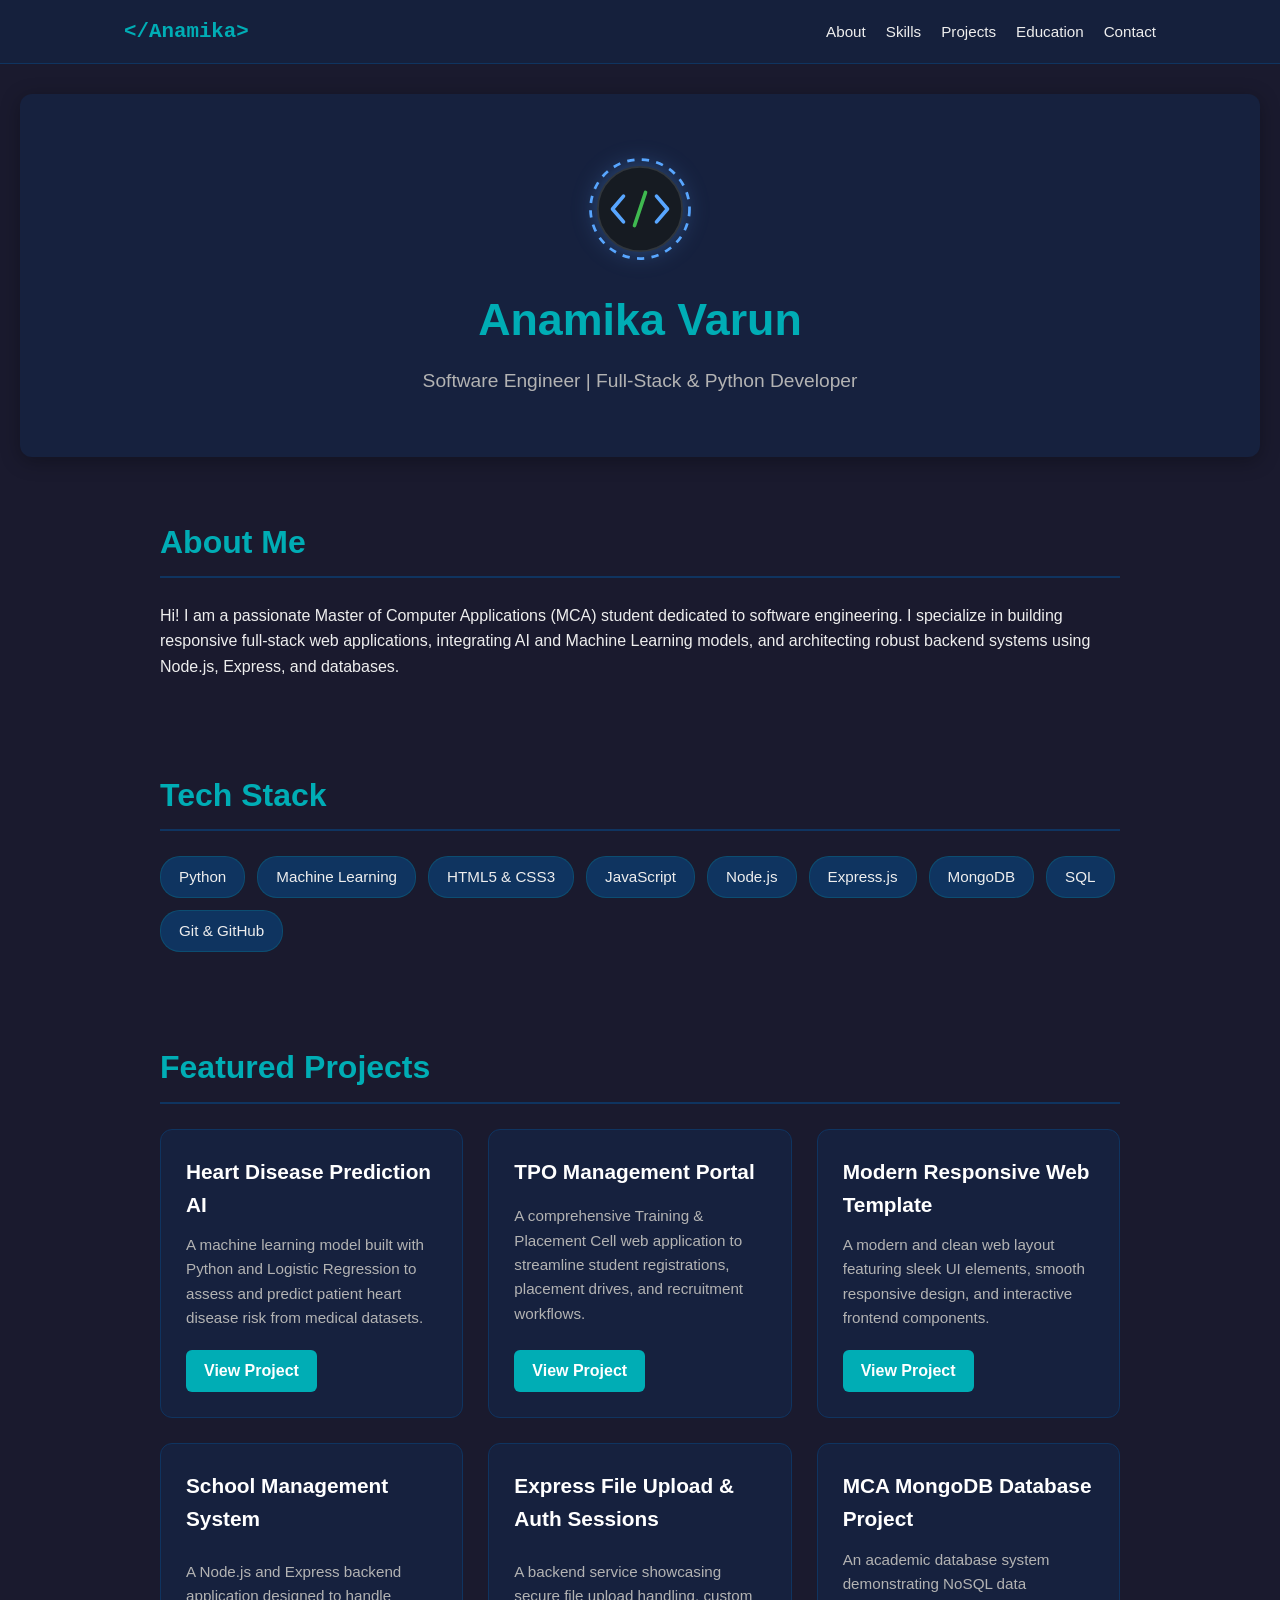
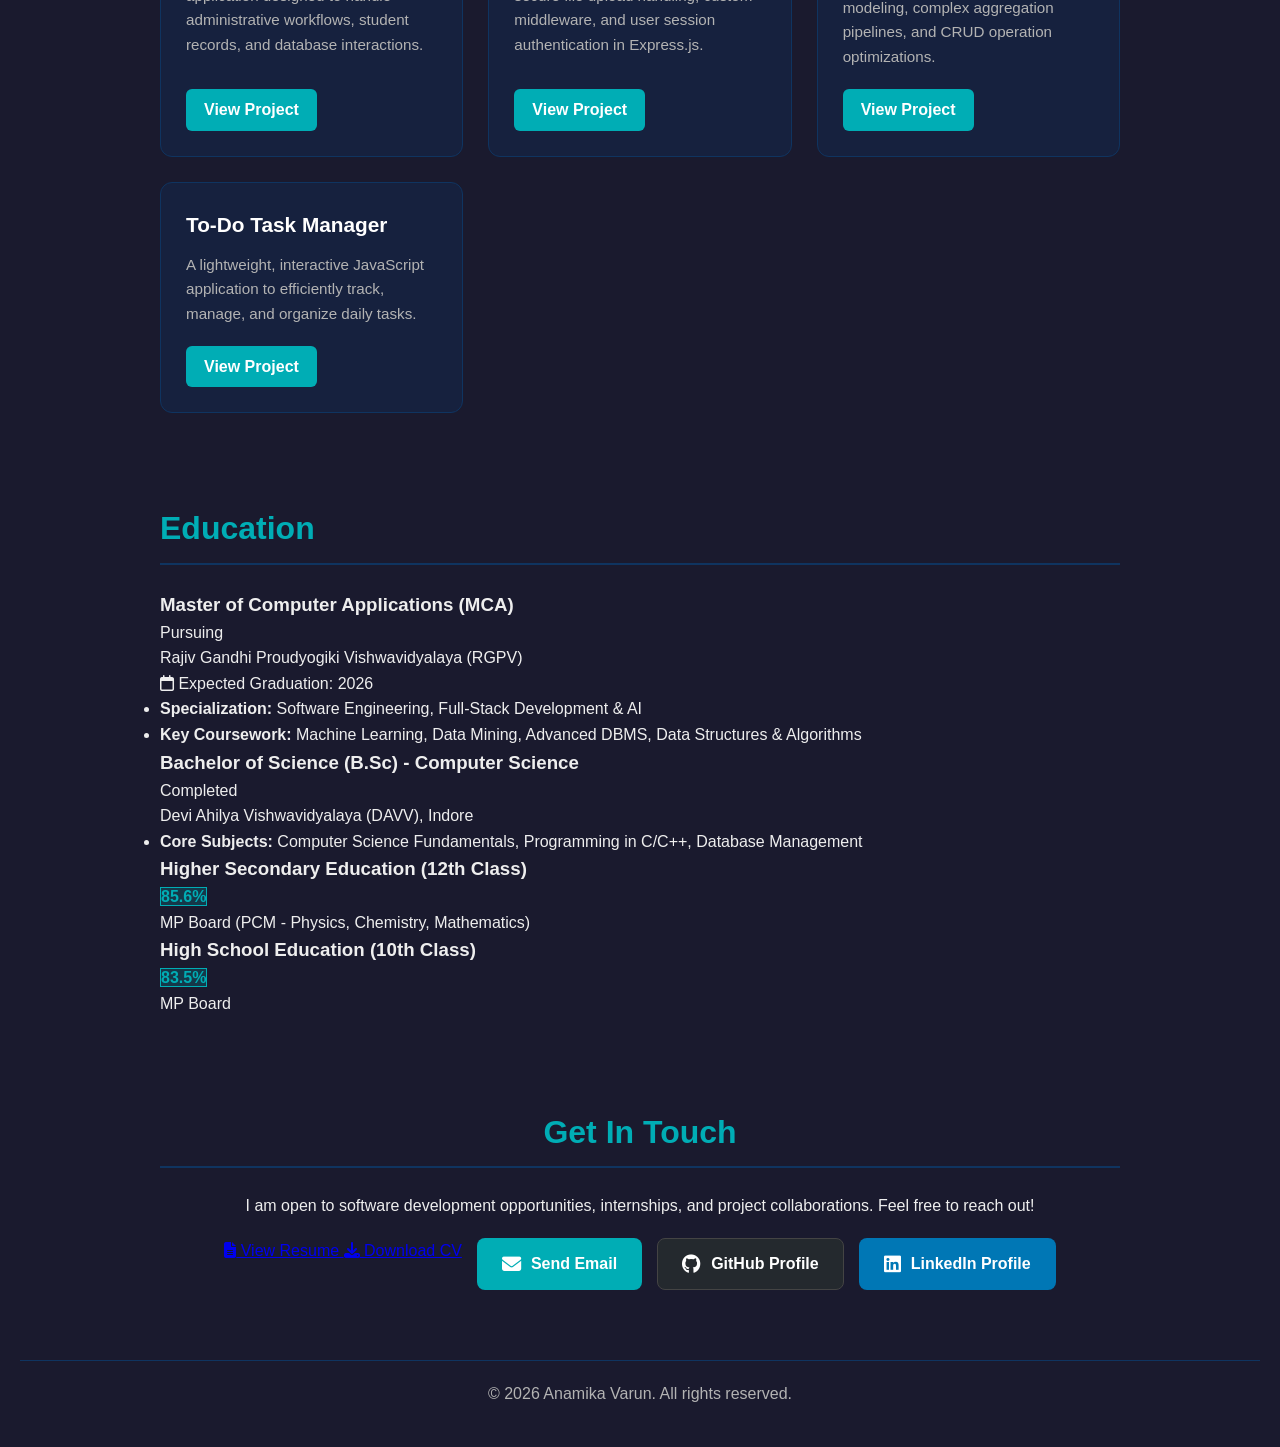
<file: index.html>
<!DOCTYPE html>
<html lang="en">
<head>
  <meta charset="UTF-8">
  <meta name="viewport" content="width=device-width, initial-scale=1.0">
  
  <title>Anamika Varun | Portfolio</title>
  <link rel="stylesheet" href="https://cdnjs.cloudflare.com/ajax/libs/font-awesome/6.5.1/css/all.min.css">
  <!-- CSS Link -->
  <link rel="stylesheet" href="style.css">
</head>
<body>

  <!-- TOP NAVIGATION BAR -->
  <nav class="navbar">
    <div class="nav-logo">&lt;/Anamika&gt;</div>
    <ul class="nav-links">
      <li><a href="#about">About</a></li>
      <li><a href="#skills">Skills</a></li>
      <li><a href="#projects">Projects</a></li>
      <li><a href="#education">Education</a></li>
      <li><a href="#contact">Contact</a></li>
    </ul>
  </nav>

  <!-- HERO SECTION -->
  <header>
    <!-- ANIMATED TECH AVATAR -->
    <div class="profile-avatar">
      <svg width="110" height="110" viewBox="0 0 120 120" fill="none" xmlns="http://www.w3.org/2000/svg">
        <!-- Glowing Outer Animated Ring -->
        <circle class="glowing-ring" cx="60" cy="60" r="54" stroke="#58a6ff" stroke-width="3" stroke-dasharray="8 8"/>
        <!-- Dark Tech Circle Base -->
        <circle cx="60" cy="60" r="46" fill="#161b22" stroke="#30363d" stroke-width="2"/>
        <!-- Developer Code Bracket Graphic -->
        <path class="bracket" d="M42 46L30 60L42 74" stroke="#58a6ff" stroke-width="4" stroke-linecap="round" stroke-linejoin="round"/>
        <path class="bracket" d="M78 46L90 60L78 74" stroke="#58a6ff" stroke-width="4" stroke-linecap="round" stroke-linejoin="round"/>
        <path class="slash" d="M66 42L54 78" stroke="#3fb950" stroke-width="4" stroke-linecap="round"/>
      </svg>
    </div>
    <h1>Anamika Varun</h1>
    <p class="tagline">Software Engineer | Full-Stack & Python Developer</p>
  </header>

  <!-- ABOUT SECTION -->
  <section id="about" class="section">
    <h2>About Me</h2>
    <p>
      Hi! I am a passionate Master of Computer Applications (MCA) student dedicated to software engineering. 
      I specialize in building responsive full-stack web applications, integrating AI and Machine Learning models, 
      and architecting robust backend systems using Node.js, Express, and databases.
    </p>
  </section>

  <!-- SKILLS SECTION -->
  <section id="skills" class="section">
    <h2>Tech Stack</h2>
    <div class="skills-container">
      <span class="skill-pill">Python</span>
      <span class="skill-pill">Machine Learning</span>
      <span class="skill-pill">HTML5 & CSS3</span>
      <span class="skill-pill">JavaScript</span>
      <span class="skill-pill">Node.js</span>
      <span class="skill-pill">Express.js</span>
      <span class="skill-pill">MongoDB</span>
      <span class="skill-pill">SQL</span>
      <span class="skill-pill">Git & GitHub</span>
    </div>
  </section>

  <!-- PROJECTS SECTION -->
  <section id="projects" class="section">
    <h2>Featured Projects</h2>
    <div class="projects-grid">
      
      <!-- 1. Heart Disease Prediction AI -->
      <div class="project-card">
        <h3>Heart Disease Prediction AI</h3>
        <p>A machine learning model built with Python and Logistic Regression to assess and predict patient heart disease risk from medical datasets.</p>
        <div class="links">
          <a href="https://github.com/anamikavarun26-bot" target="_blank">View Project</a>
        </div>
      </div>

      <!-- 2. TPO Portal -->
      <div class="project-card">
        <h3>TPO Management Portal</h3>
        <p>A comprehensive Training & Placement Cell web application to streamline student registrations, placement drives, and recruitment workflows.</p>
        <div class="links">
          <a href="https://github.com/anamikavarun26-bot" target="_blank">View Project</a>
        </div>
      </div>

      <!-- 3. Modern Responsive Website -->
      <div class="project-card">
        <h3>Modern Responsive Web Template</h3>
        <p>A modern and clean web layout featuring sleek UI elements, smooth responsive design, and interactive frontend components.</p>
        <div class="links">
          <a href="https://github.com/anamikavarun26-bot" target="_blank">View Project</a>
        </div>
      </div>

      <!-- 4. School Management System -->
      <div class="project-card">
        <h3>School Management System</h3>
        <p>A Node.js and Express backend application designed to handle administrative workflows, student records, and database interactions.</p>
        <div class="links">
          <a href="https://github.com/anamikavarun26-bot/school-management-node" target="_blank">View Project</a>
        </div>
      </div>

      <!-- 5. Express File Upload & Sessions -->
      <div class="project-card">
        <h3>Express File Upload & Auth Sessions</h3>
        <p>A backend service showcasing secure file upload handling, custom middleware, and user session authentication in Express.js.</p>
        <div class="links">
          <a href="https://github.com/anamikavarun26-bot/express-file-upload-session" target="_blank">View Project</a>
        </div>
      </div>

      <!-- 6. MCA MongoDB Project -->
      <div class="project-card">
        <h3>MCA MongoDB Database Project</h3>
        <p>An academic database system demonstrating NoSQL data modeling, complex aggregation pipelines, and CRUD operation optimizations.</p>
        <div class="links">
          <a href="https://github.com/anamikavarun26-bot/mca-mongodb-project" target="_blank">View Project</a>
        </div>
      </div>

      <!-- 7. To-Do App -->
      <div class="project-card">
        <h3>To-Do Task Manager</h3>
        <p>A lightweight, interactive JavaScript application to efficiently track, manage, and organize daily tasks.</p>
        <div class="links">
          <a href="https://github.com/anamikavarun26-bot/To-DO-Project" target="_blank">View Project</a>
        </div>
      </div>

    </div>
  </section>

  <!-- EDUCATION SECTION -->
  <section id="education" class="section">
    <h2>Education</h2>
    <div class="timeline">
      
      <!-- 1. Master of Computer Applications (MCA) -->
      <div class="timeline-item">
        <div class="timeline-dot"></div>
        <div class="timeline-content">
          <div class="timeline-header">
            <h3>Master of Computer Applications (MCA)</h3>
            <span class="status-badge pursuing">Pursuing</span>
          </div>
          <p class="institution">Rajiv Gandhi Proudyogiki Vishwavidyalaya (RGPV)</p>
          <p class="duration"><i class="fa-regular fa-calendar"></i> Expected Graduation: 2026</p>
          
          <ul class="education-highlights">
            <li><strong>Specialization:</strong> Software Engineering, Full-Stack Development & AI</li>
            <li><strong>Key Coursework:</strong> Machine Learning, Data Mining, Advanced DBMS, Data Structures & Algorithms</li>
          </ul>
        </div>
      </div>

      <!-- 2. Bachelor of Science in Computer Science (B.Sc CS) -->
      <div class="timeline-item">
        <div class="timeline-dot"></div>
        <div class="timeline-content">
          <div class="timeline-header">
            <h3>Bachelor of Science (B.Sc) - Computer Science</h3>
            <span class="status-badge completed">Completed</span>
          </div>
          <p class="institution">Devi Ahilya Vishwavidyalaya (DAVV), Indore</p>
          
          <ul class="education-highlights">
            <li><strong>Core Subjects:</strong> Computer Science Fundamentals, Programming in C/C++, Database Management</li>
          </ul>
        </div>
      </div>

      <!-- 3. Higher Secondary Education (12th) -->
      <div class="timeline-item">
        <div class="timeline-dot"></div>
        <div class="timeline-content">
          <div class="timeline-header">
            <h3>Higher Secondary Education (12th Class)</h3>
            <span class="status-badge score">85.6%</span>
          </div>
          <p class="institution">MP Board (PCM - Physics, Chemistry, Mathematics)</p>
        </div>
      </div>

      <!-- 4. High School Education (10th) -->
      <div class="timeline-item">
        <div class="timeline-dot"></div>
        <div class="timeline-content">
          <div class="timeline-header">
            <h3>High School Education (10th Class)</h3>
            <span class="status-badge score">83.5%</span>
          </div>
          <p class="institution">MP Board</p>
        </div>
      </div>

    </div>
  </section>

  <!-- CONTACT SECTION -->
  <section id="contact" class="section">
    <h2>Get In Touch</h2>
    <p>I am open to software development opportunities, internships, and project collaborations. Feel free to reach out!</p>
    
    <div class="contact-buttons">
     <!-- Resume Button Group -->
<div class="resume-buttons">
  <!-- Google Drive View Button -->
  <a 
    href="https://drive.google.com/file/d/1hrKNoslwMq4-sZrsfaoLf9SiLow1SNNd/view?usp=drive_link" 
    target="_blank" 
    rel="noopener noreferrer" 
    class="btn btn-primary"
  >
    <i class="fas fa-file-alt"></i> View Resume
  </a>

  <!-- Direct Download Button (If uploaded in repo) -->
  <a 
    href="./Anamika_Varun_Resume.pdf" 
    download="Anamika_Varun_Resume.pdf" 
    class="btn btn-outline"
  >
    <i class="fas fa-download"></i> Download CV
  </a>
</div>

      <!-- 2. Email Button -->
      <a href="mailto:anamika.varun@gmail.com" class="contact-btn email-btn">
        <i class="fa-solid fa-envelope"></i> Send Email
      </a>

      <!-- 3. GitHub Button -->
      <a href="https://github.com/anamikavarun26-bot" target="_blank" class="contact-btn github-btn">
        <i class="fa-brands fa-github"></i> GitHub Profile
      </a>

      <!-- 4. LinkedIn Button -->
      <a href="https://linkedin.com/in/anamikavarun" target="_blank" class="contact-btn linkedin-btn">
        <i class="fa-brands fa-linkedin"></i> LinkedIn Profile
      </a>
    </div>
  </section>

  <footer>
    <p>© 2026 Anamika Varun. All rights reserved.</p>
  </footer>

  <!-- JavaScript Link -->
  <script src="script.js"></script>
</body>
</html>
</file>
<file: style.css>
/* --- Global Dark Theme & Variables --- */
:root {
    --bg-color: #1a1a2e;
    --card-bg: #16213e;
    --accent-color: #00adb5;
    --accent-hover: #008c93;
    --text-color: #eeeeee;
    --text-muted: #b3b3b3;
    --border-color: #0f3460;
}

html {
    scroll-behavior: smooth;
}

* {
    margin: 0;
    padding: 0;
    box-sizing: border-box;
    font-family: 'Segoe UI', Tahoma, Geneva, Verdana, sans-serif;
}

body {
    background-color: var(--bg-color);
    color: var(--text-color);
    line-height: 1.6;
    padding: 0 20px 20px 20px;
}

/* --- Sticky Navigation Bar --- */
.navbar {
    position: sticky;
    top: 0;
    background: rgba(22, 33, 62, 0.95);
    backdrop-filter: blur(8px);
    display: flex;
    justify-content: space-between;
    align-items: center;
    padding: 15px 10%;
    z-index: 1000;
    border-bottom: 1px solid var(--border-color);
    margin: 0 -20px 30px -20px;
}

.nav-logo {
    font-weight: bold;
    color: var(--accent-color);
    font-family: monospace;
    font-size: 1.3rem;
}

.nav-links {
    list-style: none;
    display: flex;
    gap: 20px;
}

.nav-links a {
    color: var(--text-color);
    text-decoration: none;
    font-size: 0.95rem;
    font-weight: 500;
    transition: color 0.3s ease;
}

.nav-links a:hover {
    color: var(--accent-color);
}

/* Header & Hero Area */
header {
    text-align: center;
    padding: 60px 20px;
    background: var(--card-bg);
    border-radius: 12px;
    margin-bottom: 40px;
    box-shadow: 0 4px 20px rgba(0, 0, 0, 0.3);
}

header h1 {
    font-size: 2.8rem;
    color: var(--accent-color);
    margin-bottom: 10px;
}

header .tagline {
    font-size: 1.2rem;
    color: var(--text-muted);
}

/* Sections Styling */
section {
    max-width: 1000px;
    margin: 0 auto 50px auto;
    padding: 20px;
}

section h2 {
    font-size: 2rem;
    color: var(--accent-color);
    border-bottom: 2px solid var(--border-color);
    padding-bottom: 8px;
    margin-bottom: 25px;
}

/* Skills Container & Interactive Pills */
.skills-container {
    display: flex;
    flex-wrap: wrap;
    gap: 12px;
}

.skill-pill {
    background: var(--border-color);
    color: var(--text-color);
    padding: 8px 18px;
    border-radius: 20px;
    font-size: 0.95rem;
    font-weight: 500;
    transition: all 0.3s ease;
    border: 1px solid rgba(0, 173, 181, 0.2);
}

.skill-pill:hover {
    background: var(--accent-color);
    color: #ffffff;
    transform: translateY(-3px);
    box-shadow: 0 5px 15px rgba(0, 173, 181, 0.4);
}

/* Projects Grid & Interactive Hover Cards */
.projects-grid {
    display: grid;
    grid-template-columns: repeat(auto-fit, minmax(280px, 1fr));
    gap: 25px;
}

.project-card {
    background: var(--card-bg);
    padding: 25px;
    border-radius: 12px;
    border: 1px solid var(--border-color);
    display: flex;
    flex-direction: column;
    justify-content: space-between;
    transition: all 0.3s cubic-bezier(0.25, 0.8, 0.25, 1);
}

.project-card:hover {
    transform: translateY(-8px);
    border-color: var(--accent-color);
    box-shadow: 0 10px 25px rgba(0, 173, 181, 0.25);
}

.project-card h3 {
    color: #ffffff;
    font-size: 1.3rem;
    margin-bottom: 12px;
}

.project-card p {
    color: var(--text-muted);
    font-size: 0.95rem;
    margin-bottom: 20px;
}

.project-card .links a {
    display: inline-block;
    background: var(--accent-color);
    color: #ffffff;
    padding: 8px 18px;
    border-radius: 6px;
    text-decoration: none;
    font-weight: 600;
    transition: background 0.2s ease, transform 0.2s ease;
}

.project-card .links a:hover {
    background: var(--accent-hover);
    transform: translateY(-2px);
}

/* --- Education Card Styling --- */
.education-card {
    background: var(--card-bg);
    padding: 25px;
    border-radius: 12px;
    border: 1px solid var(--border-color);
    border-left: 4px solid var(--accent-color);
}

.education-card h3 {
    color: #ffffff;
    font-size: 1.3rem;
    margin-bottom: 6px;
}

.education-card .institution {
    color: var(--accent-color);
    font-weight: 600;
    margin-bottom: 4px;
}

.education-card .duration {
    color: var(--text-muted);
    font-size: 0.9rem;
}

/* Badge styling for 10th & 12th Scores */
.status-badge.score {
    background: rgba(0, 173, 181, 0.2);
    color: var(--accent-color);
    border: 1px solid var(--accent-color);
    font-weight: 700;
}

/* --- Contact Section & Icon Buttons --- */
#contact {
    text-align: center;
}

.contact-buttons {
    display: flex;
    justify-content: center;
    flex-wrap: wrap;
    gap: 15px;
    margin-top: 20px;
}

.contact-btn {
    display: inline-flex;
    align-items: center;
    gap: 10px;
    background: var(--accent-color);
    color: #ffffff;
    padding: 12px 24px;
    border-radius: 8px;
    text-decoration: none;
    font-weight: 600;
    font-size: 1rem;
    transition: all 0.3s ease;
    border: 1px solid transparent;
}

.contact-btn i {
    font-size: 1.2rem;
}

/* Button Brand Colors & Hover Effects */
.resume-btn {
    background: #00b894;
    color: #ffffff;
    border: 1px solid #55efc4;
}

.resume-btn:hover {
    background: #009677;
    transform: translateY(-3px);
    box-shadow: 0 6px 20px rgba(0, 184, 148, 0.4);
}

.email-btn {
    background: var(--accent-color);
}

.email-btn:hover {
    background: var(--accent-hover);
    transform: translateY(-3px);
    box-shadow: 0 6px 20px rgba(0, 173, 181, 0.4);
}

.github-btn {
    background: #24292e;
    border: 1px solid #444;
}

.github-btn:hover {
    background: #2f363d;
    transform: translateY(-3px);
    box-shadow: 0 6px 20px rgba(255, 255, 255, 0.15);
}

.linkedin-btn {
    background: #0077b5;
}

.linkedin-btn:hover {
    background: #005582;
    transform: translateY(-3px);
    box-shadow: 0 6px 20px rgba(0, 119, 181, 0.4);
}

/* Footer */
footer {
    text-align: center;
    padding: 20px;
    color: var(--text-muted);
    border-top: 1px solid var(--border-color);
    margin-top: 40px;
}

/* Floating Back to Top Button Styling */
#backToTop {
    position: fixed;
    bottom: 30px;
    right: 30px;
    opacity: 0;
    visibility: hidden;
    background: var(--accent-color);
    color: #ffffff;
    border: none;
    border-radius: 50%;
    width: 48px;
    height: 48px;
    font-size: 18px;
    font-weight: bold;
    cursor: pointer;
    box-shadow: 0 4px 15px rgba(0, 0, 0, 0.5);
    z-index: 9999;
    transition: all 0.3s ease-in-out;
}

#backToTop.show {
    opacity: 1;
    visibility: visible;
}

#backToTop:hover {
    background: #ffffff;
    color: var(--accent-color);
    transform: translateY(-4px) scale(1.1);
    box-shadow: 0 6px 20px rgba(0, 173, 181, 0.6);
}

/* --- ANIMATED AVATAR STYLES --- */
.profile-avatar {
    display: flex;
    justify-content: center;
    align-items: center;
    margin-bottom: 20px;
}

.profile-avatar svg {
    filter: drop-shadow(0 0 10px rgba(88, 166, 255, 0.3));
    transition: transform 0.3s ease;
}

.profile-avatar:hover svg {
    transform: scale(1.08);
}

/* Outer Border Rotating Animation */
.glowing-ring {
    transform-origin: center;
    animation: rotateRing 12s linear infinite;
}

@keyframes rotateRing {
    from {
        transform: rotate(0deg);
    }
    to {
        transform: rotate(360deg);
    }
}

/* Inner Code Brackets Pulse Animation */
.bracket, .slash {
    animation: pulseCode 2.5s ease-in-out infinite alternate;
}

@keyframes pulseCode {
    0% {
        opacity: 0.7;
    }
    100% {
        opacity: 1;
        filter: drop-shadow(0 0 6px #58a6ff);
    }


    /* ==========================================
   Resume Button Container & Styling
   ========================================== */
.resume-buttons {
  display: flex;
  align-items: center;
  gap: 15px;
  margin-top: 20px;
  flex-wrap: wrap;
}

/* Base Button Style */
.btn {
  display: inline-flex;
  align-items: center;
  justify-content: center;
  gap: 8px;
  padding: 10px 22px;
  font-family: 'Poppins', 'Inter', sans-serif;
  font-size: 0.95rem;
  font-weight: 600;
  border-radius: 8px;
  text-decoration: none;
  transition: all 0.3s ease-in-out;
  cursor: pointer;
}

/* Primary Button (View Resume - Drive Link) */
.btn-primary {
  background: linear-gradient(135deg, #6366f1 0%, #a855f7 100%);
  color: #ffffff;
  border: 1px solid transparent;
  box-shadow: 0 4px 15px rgba(99, 102, 241, 0.3);
}

.btn-primary:hover {
  transform: translateY(-3px);
  box-shadow: 0 8px 25px rgba(99, 102, 241, 0.5);
  background: linear-gradient(135deg, #4f46e5 0%, #9333ea 100%);
}

/* Outline Button (Download CV) */
.btn-outline {
  background: transparent;
  color: #f3f4f6;
  border: 1.5px solid #6366f1;
  box-shadow: 0 4px 15px rgba(0, 0, 0, 0.2);
}

.btn-outline:hover {
  background: rgba(99, 102, 241, 0.15);
  border-color: #a855f7;
  color: #ffffff;
  transform: translateY(-3px);
}

/* Active State Effect */
.btn:active {
  transform: translateY(-1px);
}
}
</file>
